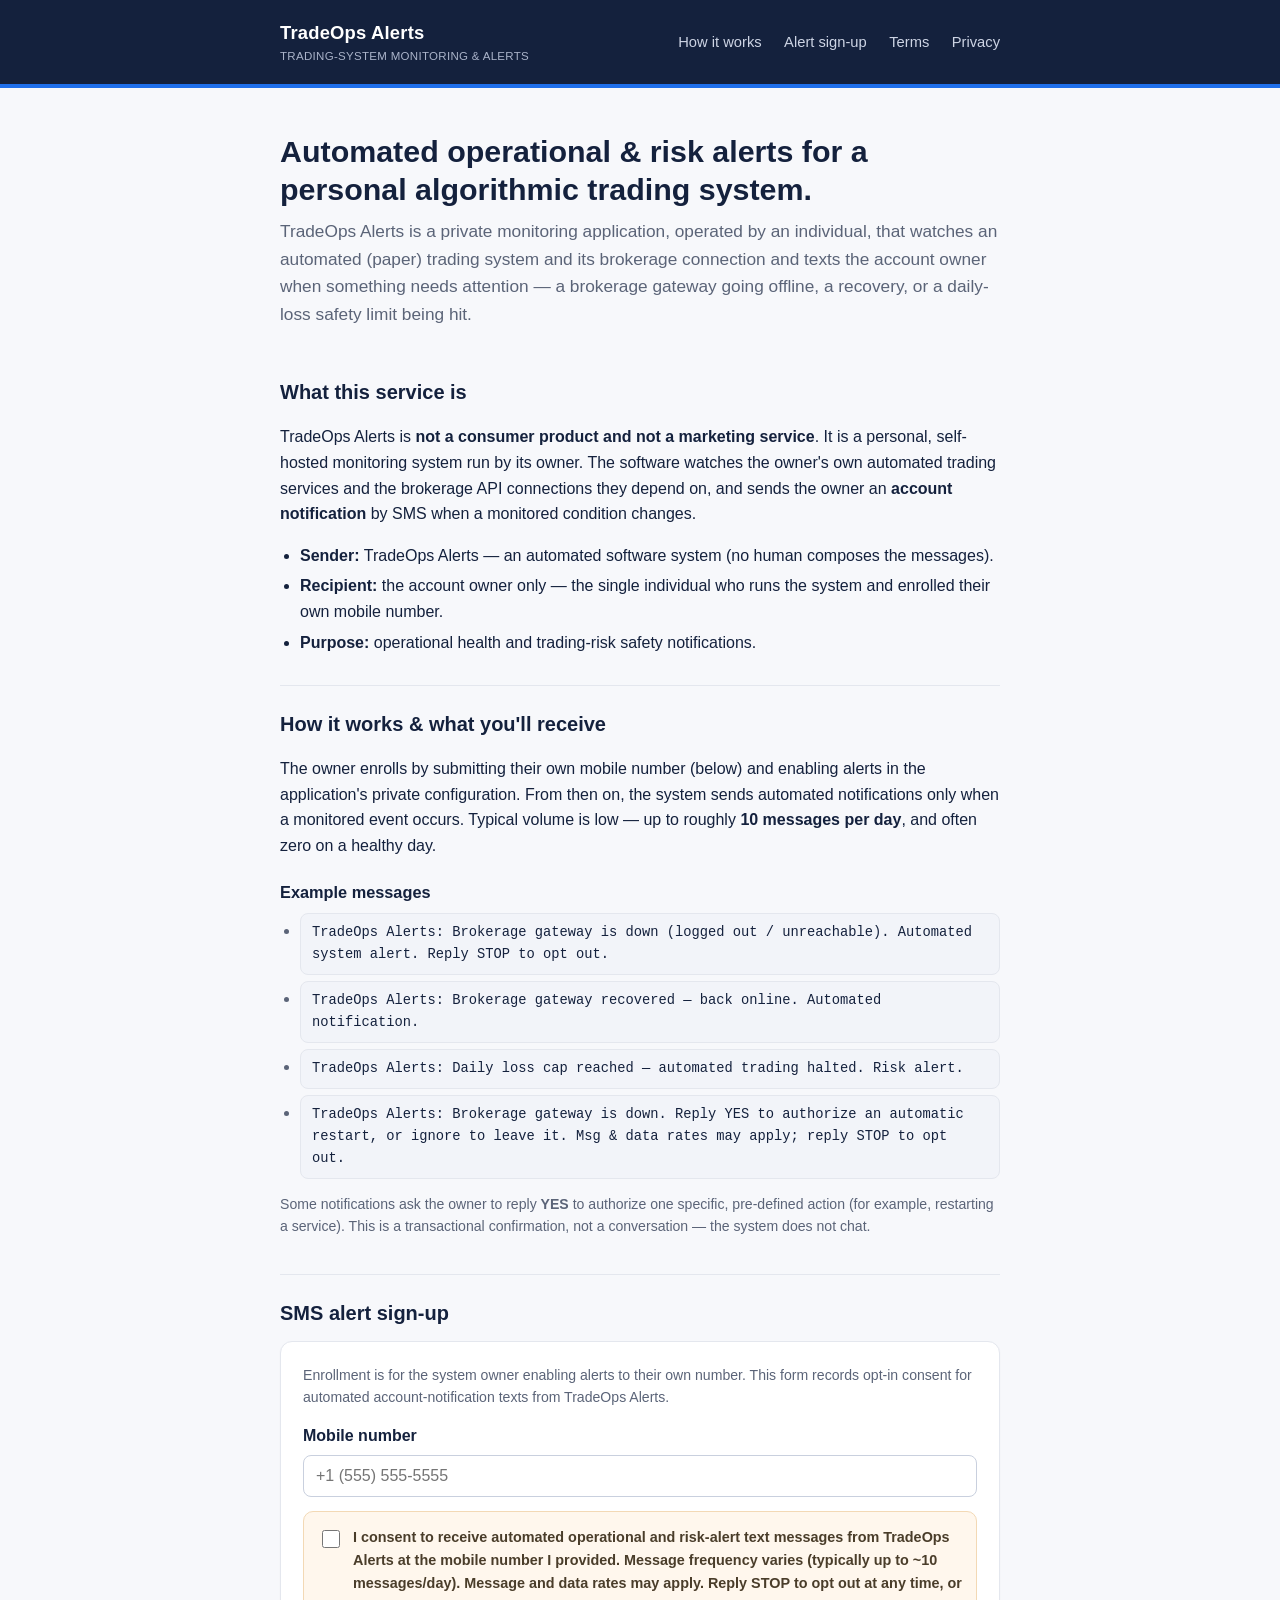
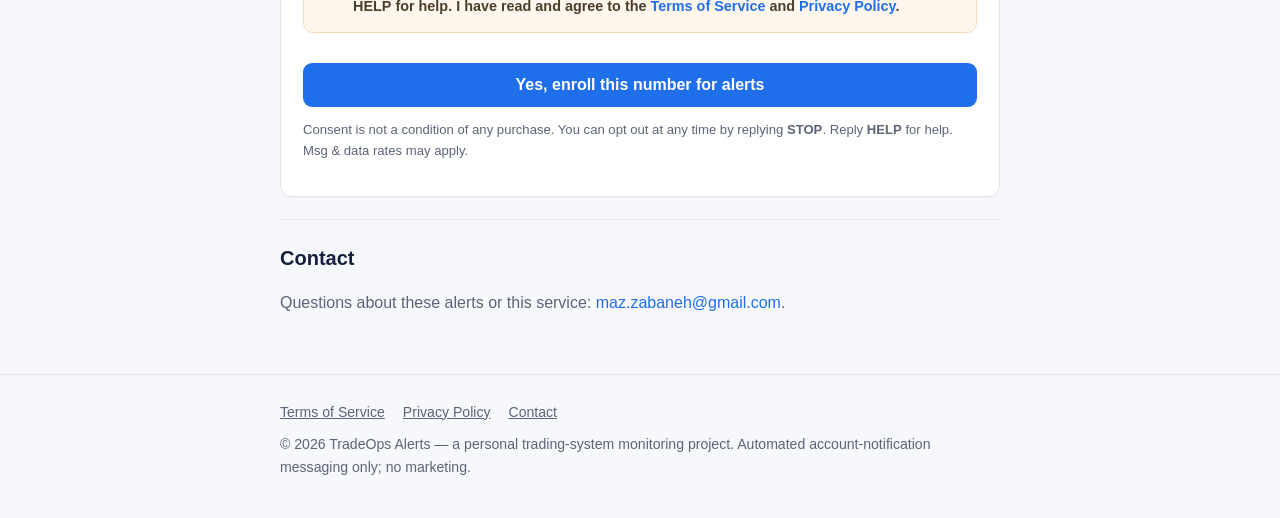
<file: index.html>
<!DOCTYPE html>
<html lang="en">
<head>
  <meta charset="utf-8">
  <meta name="viewport" content="width=device-width, initial-scale=1">
  <title>TradeOps Alerts — Automated Trading-System Notifications</title>
  <meta name="description" content="TradeOps Alerts sends the account owner automated operational and risk text-message notifications from their personal algorithmic trading-monitor system.">
  <link rel="stylesheet" href="style.css">
</head>
<body>
  <header class="site">
    <div class="wrap">
      <div class="brand">TradeOps Alerts<small>Trading-System Monitoring &amp; Alerts</small></div>
      <nav>
        <a href="#how">How it works</a>
        <a href="#signup">Alert sign-up</a>
        <a href="terms.html">Terms</a>
        <a href="privacy.html">Privacy</a>
      </nav>
    </div>
  </header>

  <main class="wrap">
    <div class="hero">
      <h1>Automated operational &amp; risk alerts for a personal algorithmic trading system.</h1>
      <p class="lede">TradeOps Alerts is a private monitoring application, operated by an individual, that watches an automated (paper) trading system and its brokerage connection and texts the account owner when something needs attention — a brokerage gateway going offline, a recovery, or a daily-loss safety limit being hit.</p>
    </div>

    <section id="what">
      <h2>What this service is</h2>
      <p>TradeOps Alerts is <strong>not a consumer product and not a marketing service</strong>. It is a personal, self-hosted monitoring system run by its owner. The software watches the owner's own automated trading services and the brokerage API connections they depend on, and sends the owner an <strong>account notification</strong> by SMS when a monitored condition changes.</p>
      <ul>
        <li><strong>Sender:</strong> TradeOps Alerts — an automated software system (no human composes the messages).</li>
        <li><strong>Recipient:</strong> the account owner only — the single individual who runs the system and enrolled their own mobile number.</li>
        <li><strong>Purpose:</strong> operational health and trading-risk safety notifications.</li>
      </ul>
    </section>

    <section id="how">
      <h2>How it works &amp; what you'll receive</h2>
      <p>The owner enrolls by submitting their own mobile number (below) and enabling alerts in the application's private configuration. From then on, the system sends automated notifications only when a monitored event occurs. Typical volume is low — up to roughly <strong>10 messages per day</strong>, and often zero on a healthy day.</p>
      <h3>Example messages</h3>
      <ul class="msg-list">
        <li><code>TradeOps Alerts: Brokerage gateway is down (logged out / unreachable). Automated system alert. Reply STOP to opt out.</code></li>
        <li><code>TradeOps Alerts: Brokerage gateway recovered — back online. Automated notification.</code></li>
        <li><code>TradeOps Alerts: Daily loss cap reached — automated trading halted. Risk alert.</code></li>
        <li><code>TradeOps Alerts: Brokerage gateway is down. Reply YES to authorize an automatic restart, or ignore to leave it. Msg &amp; data rates may apply; reply STOP to opt out.</code></li>
      </ul>
      <p class="small muted">Some notifications ask the owner to reply <strong>YES</strong> to authorize one specific, pre-defined action (for example, restarting a service). This is a transactional confirmation, not a conversation — the system does not chat.</p>
    </section>

    <section id="signup">
      <h2>SMS alert sign-up</h2>
      <div class="card">
        <p class="small muted" style="margin-top:0">Enrollment is for the system owner enabling alerts to their own number. This form records opt-in consent for automated account-notification texts from TradeOps Alerts.</p>
        <form action="#" method="post" onsubmit="return false;">
          <div class="field">
            <label for="phone">Mobile number</label>
            <input id="phone" name="phone" type="tel" inputmode="tel" placeholder="+1 (555) 555-5555" autocomplete="tel">
          </div>
          <div class="field">
            <label class="consent" for="consent">
              <input id="consent" name="consent" type="checkbox">
              <span>I consent to receive automated operational and risk-alert text messages from
              <strong>TradeOps Alerts</strong> at the mobile number I provided. Message frequency
              varies (typically up to ~10 messages/day). <strong>Message and data rates may apply.</strong>
              Reply <strong>STOP</strong> to opt out at any time, or <strong>HELP</strong> for help.
              I have read and agree to the <a href="terms.html">Terms of Service</a> and
              <a href="privacy.html">Privacy Policy</a>.</span>
            </label>
          </div>
          <button class="submit" type="submit">Yes, enroll this number for alerts</button>
          <p class="form-note">Consent is not a condition of any purchase. You can opt out at any time by replying <strong>STOP</strong>. Reply <strong>HELP</strong> for help. Msg &amp; data rates may apply.</p>
        </form>
      </div>
    </section>

    <section id="contact">
      <h2>Contact</h2>
      <p class="muted">Questions about these alerts or this service: <a href="mailto:maz.zabaneh@gmail.com">maz.zabaneh@gmail.com</a>.</p>
    </section>
  </main>

  <footer class="site">
    <div class="wrap">
      <div class="row">
        <a href="terms.html">Terms of Service</a>
        <a href="privacy.html">Privacy Policy</a>
        <a href="mailto:maz.zabaneh@gmail.com">Contact</a>
      </div>
      <div>&copy; 2026 TradeOps Alerts — a personal trading-system monitoring project. Automated account-notification messaging only; no marketing.</div>
    </div>
  </footer>
</body>
</html>
</file>
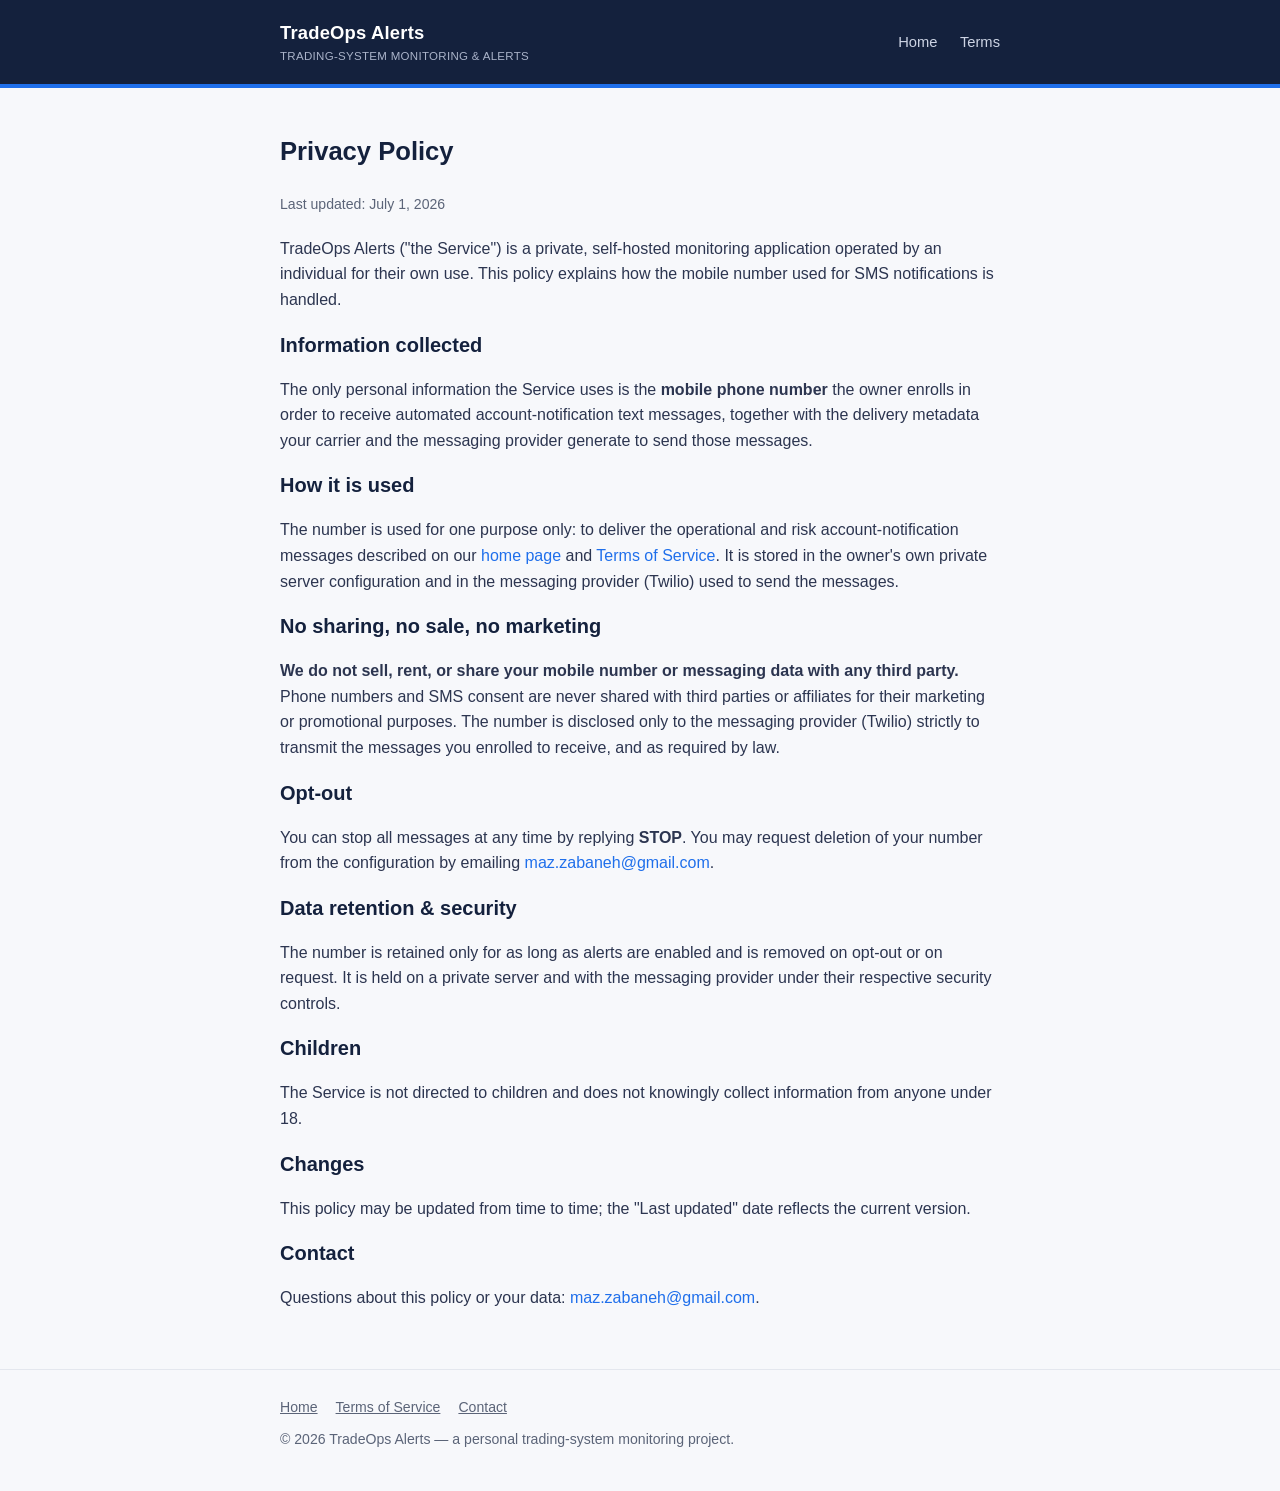
<file: privacy.html>
<!DOCTYPE html>
<html lang="en">
<head>
  <meta charset="utf-8">
  <meta name="viewport" content="width=device-width, initial-scale=1">
  <title>Privacy Policy — TradeOps Alerts</title>
  <meta name="description" content="Privacy Policy for the TradeOps Alerts SMS notification service.">
  <link rel="stylesheet" href="style.css">
</head>
<body>
  <header class="site">
    <div class="wrap">
      <div class="brand">TradeOps Alerts<small>Trading-System Monitoring &amp; Alerts</small></div>
      <nav>
        <a href="index.html">Home</a>
        <a href="terms.html">Terms</a>
      </nav>
    </div>
  </header>

  <main class="wrap legal">
    <section>
      <h1>Privacy Policy</h1>
      <p class="updated">Last updated: July 1, 2026</p>

      <p>TradeOps Alerts ("the Service") is a private, self-hosted monitoring application operated by an individual for their own use. This policy explains how the mobile number used for SMS notifications is handled.</p>

      <h2>Information collected</h2>
      <p>The only personal information the Service uses is the <strong>mobile phone number</strong> the owner enrolls in order to receive automated account-notification text messages, together with the delivery metadata your carrier and the messaging provider generate to send those messages.</p>

      <h2>How it is used</h2>
      <p>The number is used for one purpose only: to deliver the operational and risk account-notification messages described on our <a href="index.html">home page</a> and <a href="terms.html">Terms of Service</a>. It is stored in the owner's own private server configuration and in the messaging provider (Twilio) used to send the messages.</p>

      <h2>No sharing, no sale, no marketing</h2>
      <p><strong>We do not sell, rent, or share your mobile number or messaging data with any third party.</strong> Phone numbers and SMS consent are never shared with third parties or affiliates for their marketing or promotional purposes. The number is disclosed only to the messaging provider (Twilio) strictly to transmit the messages you enrolled to receive, and as required by law.</p>

      <h2>Opt-out</h2>
      <p>You can stop all messages at any time by replying <strong>STOP</strong>. You may request deletion of your number from the configuration by emailing <a href="mailto:maz.zabaneh@gmail.com">maz.zabaneh@gmail.com</a>.</p>

      <h2>Data retention &amp; security</h2>
      <p>The number is retained only for as long as alerts are enabled and is removed on opt-out or on request. It is held on a private server and with the messaging provider under their respective security controls.</p>

      <h2>Children</h2>
      <p>The Service is not directed to children and does not knowingly collect information from anyone under 18.</p>

      <h2>Changes</h2>
      <p>This policy may be updated from time to time; the "Last updated" date reflects the current version.</p>

      <h2>Contact</h2>
      <p>Questions about this policy or your data: <a href="mailto:maz.zabaneh@gmail.com">maz.zabaneh@gmail.com</a>.</p>
    </section>
  </main>

  <footer class="site">
    <div class="wrap">
      <div class="row">
        <a href="index.html">Home</a>
        <a href="terms.html">Terms of Service</a>
        <a href="mailto:maz.zabaneh@gmail.com">Contact</a>
      </div>
      <div>&copy; 2026 TradeOps Alerts — a personal trading-system monitoring project.</div>
    </div>
  </footer>
</body>
</html>
</file>
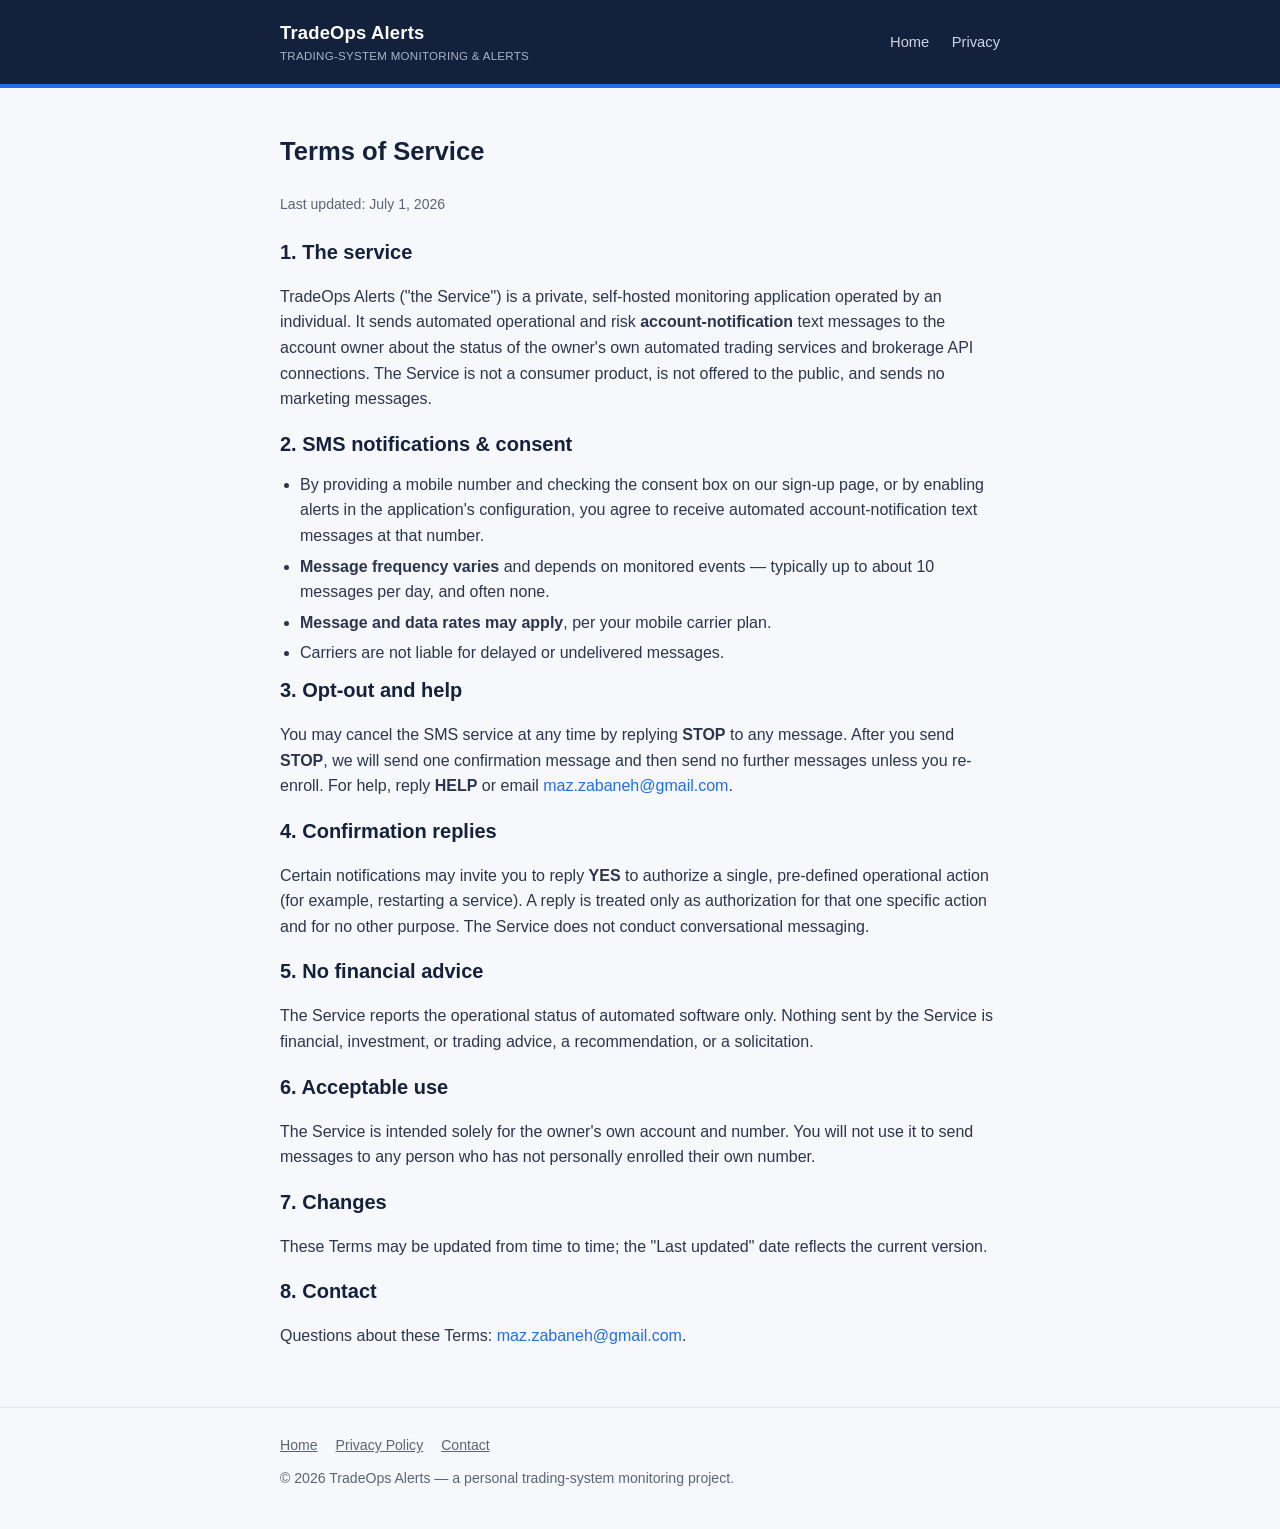
<file: terms.html>
<!DOCTYPE html>
<html lang="en">
<head>
  <meta charset="utf-8">
  <meta name="viewport" content="width=device-width, initial-scale=1">
  <title>Terms of Service — TradeOps Alerts</title>
  <meta name="description" content="Terms of Service for the TradeOps Alerts SMS notification service.">
  <link rel="stylesheet" href="style.css">
</head>
<body>
  <header class="site">
    <div class="wrap">
      <div class="brand">TradeOps Alerts<small>Trading-System Monitoring &amp; Alerts</small></div>
      <nav>
        <a href="index.html">Home</a>
        <a href="privacy.html">Privacy</a>
      </nav>
    </div>
  </header>

  <main class="wrap legal">
    <section>
      <h1>Terms of Service</h1>
      <p class="updated">Last updated: July 1, 2026</p>

      <h2>1. The service</h2>
      <p>TradeOps Alerts ("the Service") is a private, self-hosted monitoring application operated by an individual. It sends automated operational and risk <strong>account-notification</strong> text messages to the account owner about the status of the owner's own automated trading services and brokerage API connections. The Service is not a consumer product, is not offered to the public, and sends no marketing messages.</p>

      <h2>2. SMS notifications &amp; consent</h2>
      <ul>
        <li>By providing a mobile number and checking the consent box on our sign-up page, or by enabling alerts in the application's configuration, you agree to receive automated account-notification text messages at that number.</li>
        <li><strong>Message frequency varies</strong> and depends on monitored events — typically up to about 10 messages per day, and often none.</li>
        <li><strong>Message and data rates may apply</strong>, per your mobile carrier plan.</li>
        <li>Carriers are not liable for delayed or undelivered messages.</li>
      </ul>

      <h2>3. Opt-out and help</h2>
      <p>You may cancel the SMS service at any time by replying <strong>STOP</strong> to any message. After you send <strong>STOP</strong>, we will send one confirmation message and then send no further messages unless you re-enroll. For help, reply <strong>HELP</strong> or email <a href="mailto:maz.zabaneh@gmail.com">maz.zabaneh@gmail.com</a>.</p>

      <h2>4. Confirmation replies</h2>
      <p>Certain notifications may invite you to reply <strong>YES</strong> to authorize a single, pre-defined operational action (for example, restarting a service). A reply is treated only as authorization for that one specific action and for no other purpose. The Service does not conduct conversational messaging.</p>

      <h2>5. No financial advice</h2>
      <p>The Service reports the operational status of automated software only. Nothing sent by the Service is financial, investment, or trading advice, a recommendation, or a solicitation.</p>

      <h2>6. Acceptable use</h2>
      <p>The Service is intended solely for the owner's own account and number. You will not use it to send messages to any person who has not personally enrolled their own number.</p>

      <h2>7. Changes</h2>
      <p>These Terms may be updated from time to time; the "Last updated" date reflects the current version.</p>

      <h2>8. Contact</h2>
      <p>Questions about these Terms: <a href="mailto:maz.zabaneh@gmail.com">maz.zabaneh@gmail.com</a>.</p>
    </section>
  </main>

  <footer class="site">
    <div class="wrap">
      <div class="row">
        <a href="index.html">Home</a>
        <a href="privacy.html">Privacy Policy</a>
        <a href="mailto:maz.zabaneh@gmail.com">Contact</a>
      </div>
      <div>&copy; 2026 TradeOps Alerts — a personal trading-system monitoring project.</div>
    </div>
  </footer>
</body>
</html>
</file>
<file: style.css>
:root {
  --ink: #14213d;
  --muted: #5b6478;
  --line: #e4e7ee;
  --bg: #f7f8fb;
  --accent: #1f6feb;
  --accent-dark: #1550b3;
  --ok: #1a7f4b;
  --card: #ffffff;
  --warn-bg: #fff7ed;
  --warn-line: #f3d9b5;
}
* { box-sizing: border-box; }
html { -webkit-text-size-adjust: 100%; }
body {
  margin: 0;
  font-family: -apple-system, BlinkMacSystemFont, "Segoe UI", Roboto, Helvetica, Arial, sans-serif;
  color: var(--ink);
  background: var(--bg);
  line-height: 1.6;
}
a { color: var(--accent); text-decoration: none; }
a:hover { text-decoration: underline; }
.wrap { max-width: 760px; margin: 0 auto; padding: 0 20px; }

header.site {
  background: var(--ink);
  color: #fff;
  padding: 18px 0;
  border-bottom: 4px solid var(--accent);
}
header.site .wrap { display: flex; align-items: center; justify-content: space-between; gap: 16px; flex-wrap: wrap; }
header.site .brand { font-weight: 700; font-size: 1.15rem; letter-spacing: .2px; }
header.site .brand small { display: block; font-weight: 400; font-size: .72rem; color: #aab3c9; letter-spacing: .3px; text-transform: uppercase; }
header.site nav a { color: #cdd4e4; margin-left: 18px; font-size: .92rem; }
header.site nav a:hover { color: #fff; }

.hero { padding: 44px 0 26px; }
.hero h1 { font-size: 1.9rem; margin: 0 0 10px; line-height: 1.25; }
.hero p.lede { font-size: 1.08rem; color: var(--muted); margin: 0; }

section { padding: 22px 0; border-top: 1px solid var(--line); }
section:first-of-type { border-top: none; }
h2 { font-size: 1.25rem; margin: 0 0 12px; }
h3 { font-size: 1.02rem; margin: 20px 0 6px; }
ul { margin: 8px 0; padding-left: 20px; }
li { margin: 5px 0; }
.muted { color: var(--muted); }
.small { font-size: .88rem; }

.card {
  background: var(--card);
  border: 1px solid var(--line);
  border-radius: 12px;
  padding: 22px;
  box-shadow: 0 1px 2px rgba(20,33,61,.04);
}
.msg-list li { color: var(--muted); }
.msg-list code {
  display: block; background: #f2f4f9; border: 1px solid var(--line); border-radius: 8px;
  padding: 8px 11px; margin: 6px 0; color: var(--ink); font-size: .86rem;
  font-family: ui-monospace, SFMono-Regular, Menlo, Consolas, monospace; white-space: normal;
}

form .field { margin: 14px 0; }
label { display: block; font-weight: 600; margin-bottom: 6px; }
input[type="tel"], input[type="text"] {
  width: 100%; padding: 11px 12px; border: 1px solid #c9d0de; border-radius: 8px;
  font-size: 1rem; color: var(--ink); background: #fff;
}
input[type="tel"]:focus { outline: none; border-color: var(--accent); box-shadow: 0 0 0 3px rgba(31,111,235,.15); }
.consent {
  display: flex; gap: 10px; align-items: flex-start;
  background: var(--warn-bg); border: 1px solid var(--warn-line); border-radius: 10px; padding: 14px;
  font-size: .9rem; color: #4a3d2a;
}
.consent input { margin-top: 4px; flex: 0 0 auto; width: 18px; height: 18px; }
button.submit {
  margin-top: 16px; width: 100%; padding: 13px 16px; border: none; border-radius: 9px;
  background: var(--accent); color: #fff; font-size: 1rem; font-weight: 600; cursor: pointer;
}
button.submit:hover { background: var(--accent-dark); }
.form-note { font-size: .82rem; color: var(--muted); margin-top: 12px; }

footer.site { border-top: 1px solid var(--line); margin-top: 20px; padding: 26px 0 40px; color: var(--muted); font-size: .88rem; }
footer.site a { color: var(--muted); text-decoration: underline; }
footer.site .row { display: flex; gap: 18px; flex-wrap: wrap; margin-bottom: 10px; }

.legal h1 { font-size: 1.6rem; }
.legal p, .legal li { color: #2c3550; }
.legal .updated { color: var(--muted); font-size: .88rem; margin-bottom: 20px; }
</file>
